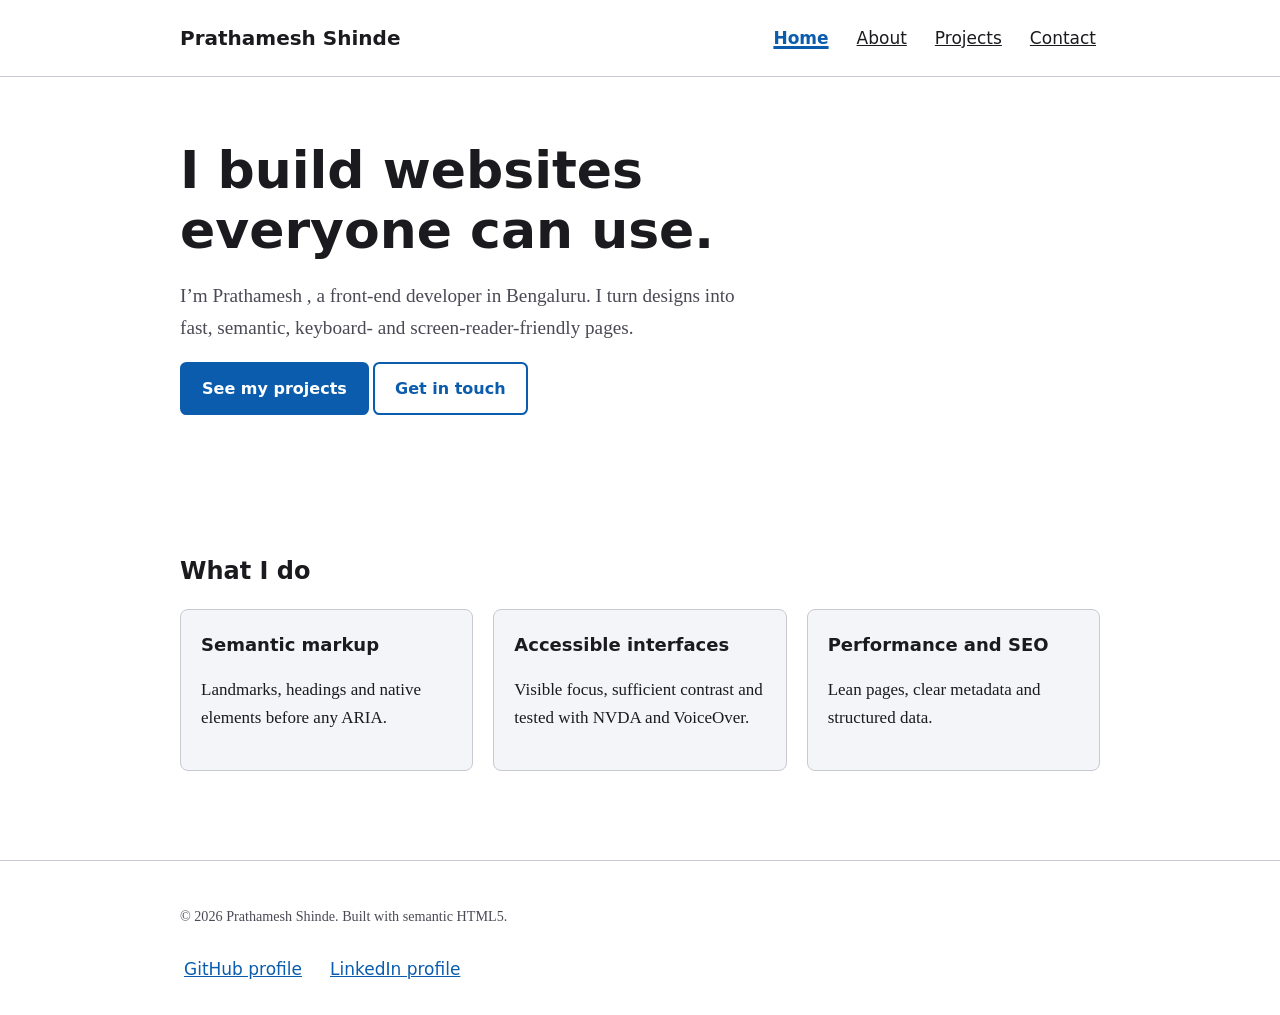
<file: index.html>
<!DOCTYPE html>
<html lang="en">
<head>
<meta charset="utf-8">
<meta name="viewport" content="width=device-width, initial-scale=1">
<title> Prathamesh Shinde, front-end developer in Bengaluru |  Prathamesh Shinde</title>
<meta name="description" content="Portfolio of  Prathamesh Shinde, a front-end developer building fast, accessible, semantic websites.">
<meta name="author" content=" Prathamesh Shinde">
<meta name="robots" content="index, follow">
<meta name="color-scheme" content="light dark">
<link rel="canonical" href="https://prathamshinde234.github.io/portfolio/index.html">
<meta property="og:type" content="website">
<meta property="og:title" content=" Prathamesh Shinde, front-end developer in Bengaluru">
<meta property="og:description" content="Portfolio of  Prathamesh Shinde, a front-end developer building fast, accessible, semantic websites.">
<meta property="og:url" content="https://prathamshinde234.github.io/portfolio/index.html">
<meta name="twitter:card" content="summary">
<link rel="icon" href="data:image/svg+xml,%3Csvg xmlns='http://www.w3.org/2000/svg' viewBox='0 0 100 100'%3E%3Ctext y='.9em' font-size='90'%3EA%3C/text%3E%3C/svg%3E">
<link rel="stylesheet" href="css/style.css">
<script type="application/ld+json">{"@context":"https://schema.org","@type":"Person","name":" Prathamesh Shinde","jobTitle":"Front-end developer","url":"https://prathamshinde234.github.io/portfolio/"}</script>
</head>
<body>
<a class="skip-link" href="#main">Skip to main content</a>
<header class="site-header">
<div class="wrap bar">
<a class="brand" href="index.html"> Prathamesh Shinde</a>
<nav aria-label="Primary"><ul class="nav-list"><li><a href="index.html" aria-current="page">Home</a></li><li><a href="about.html">About</a></li><li><a href="projects.html">Projects</a></li><li><a href="contact.html">Contact</a></li></ul></nav>
</div>
</header>
<main id="main" tabindex="-1">
<section class="hero wrap" aria-labelledby="h-title">
<h1 id="h-title">I build websites everyone can use.</h1>
<p class="lead">I&rsquo;m Prathamesh , a front-end developer in Bengaluru. I turn designs into fast, semantic, keyboard- and screen-reader-friendly pages.</p>
<p><a class="btn" href="projects.html">See my projects</a> <a class="btn alt" href="contact.html">Get in touch</a></p>
</section>
<section class="wrap" aria-labelledby="h-skills">
<h2 id="h-skills">What I do</h2>
<ul class="grid">
<li><h3>Semantic markup</h3><p>Landmarks, headings and native elements before any ARIA.</p></li>
<li><h3>Accessible interfaces</h3><p>Visible focus, sufficient contrast and tested with NVDA and VoiceOver.</p></li>
<li><h3>Performance and SEO</h3><p>Lean pages, clear metadata and structured data.</p></li>
</ul>
</section>
</main>
<footer class="site-footer">
<div class="wrap">
<p><small>&copy; 2026  Prathamesh Shinde. Built with semantic HTML5.</small></p>
<nav aria-label="Social links"><ul class="nav-list">
<li><a href="https://github.com/prathamshinde234">GitHub profile</a></li>
<li><a href="https://www.linkedin.com/in/prathamshinde234">LinkedIn profile</a></li>
</ul></nav>
</div>
</footer>

</body>
</html>
</file>
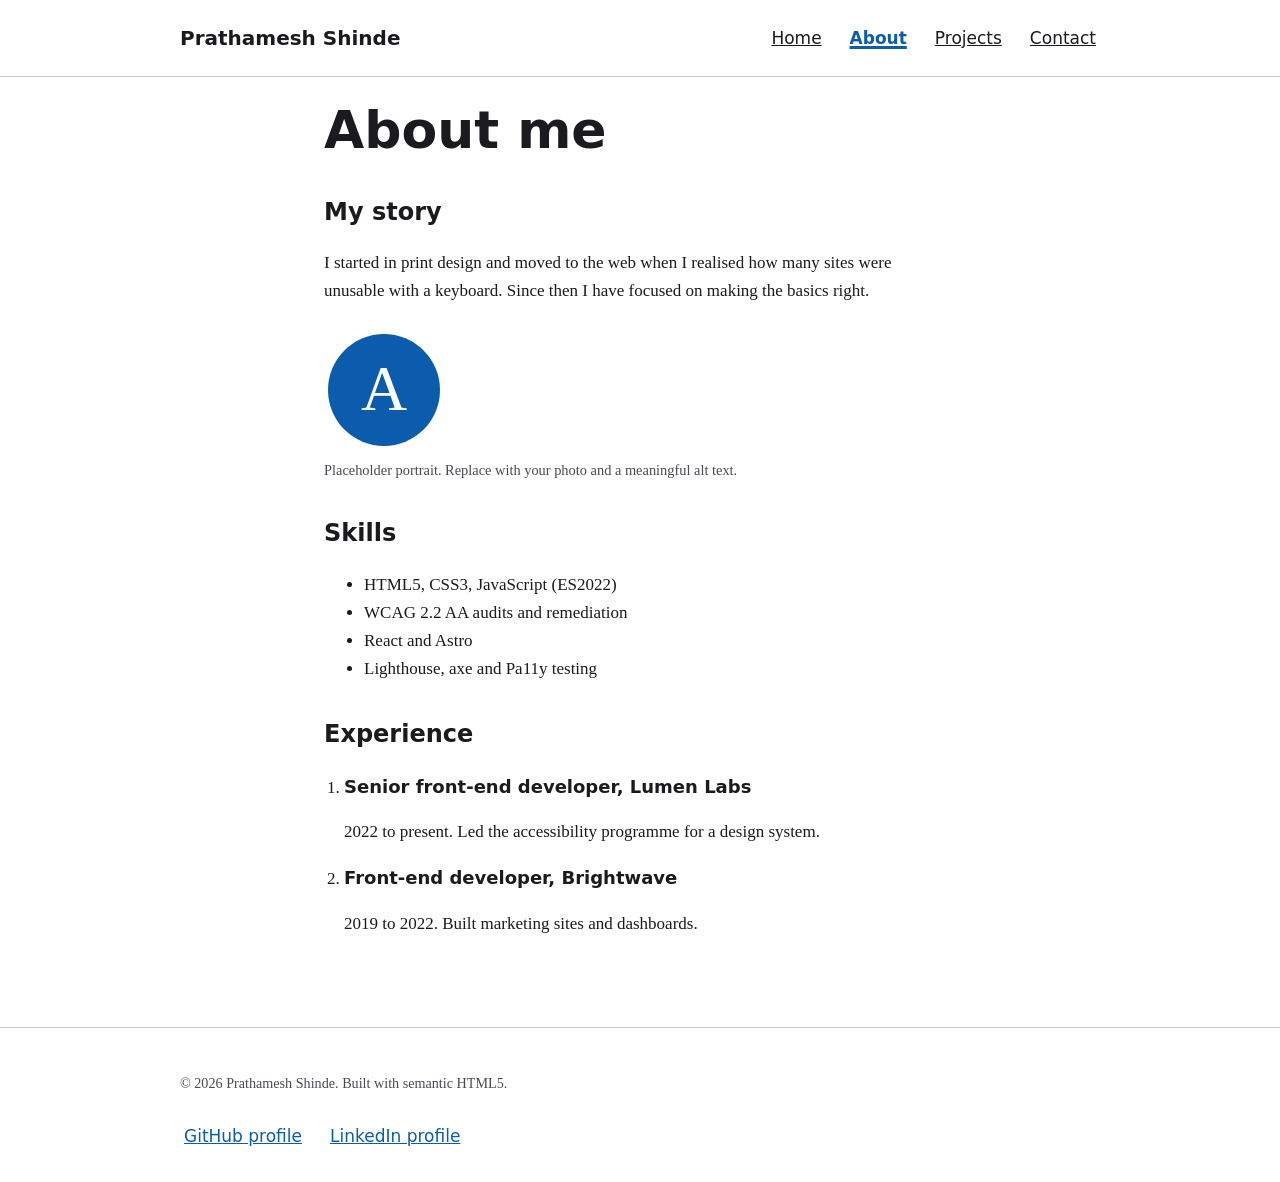
<file: about.html>
<!DOCTYPE html>
<html lang="en">
<head>
<meta charset="utf-8">
<meta name="viewport" content="width=device-width, initial-scale=1">
<title>About Prathamesh Shinde| Prathamesh Shinde</title>
<meta name="description" content="Learn about Prathamesh Shinde, her accessibility-first approach to front-end development, skills and experience.">
<meta name="author" content="Prathamesh Shinde">
<meta name="robots" content="index, follow">
<meta name="color-scheme" content="light dark">
<link rel="canonical" href="https://prathamshinde234.github.io/portfolio/about.html">
<meta property="og:type" content="website">
<meta property="og:title" content="About Prathamesh Shinde">
<meta property="og:description" content="Learn about Prathamesh Shinde, her accessibility-first approach to front-end development, skills and experience.">
<meta property="og:url" content="https://prathamshinde234.github.io/portfolio/about.html">
<meta name="twitter:card" content="summary">
<link rel="icon" href="data:image/svg+xml,%3Csvg xmlns='http://www.w3.org/2000/svg' viewBox='0 0 100 100'%3E%3Ctext y='.9em' font-size='90'%3EA%3C/text%3E%3C/svg%3E">
<link rel="stylesheet" href="css/style.css">
<script type="application/ld+json">{"@context":"https://schema.org","@type":"Person","name":"Prathamesh Shinde","jobTitle":"Front-end developer","url":"https://prathamshinde234.github.io/portfolio/"}</script>
</head>
<body>
<a class="skip-link" href="#main">Skip to main content</a>
<header class="site-header">
<div class="wrap bar">
<a class="brand" href="index.html">Prathamesh Shinde</a>
<nav aria-label="Primary"><ul class="nav-list"><li><a href="index.html">Home</a></li><li><a href="about.html" aria-current="page">About</a></li><li><a href="projects.html">Projects</a></li><li><a href="contact.html">Contact</a></li></ul></nav>
</div>
</header>
<main id="main" tabindex="-1">
<div class="wrap prose">
<h1>About me</h1>
<article aria-labelledby="a-story">
<h2 id="a-story">My story</h2>
<p>I started in print design and moved to the web when I realised how many sites were unusable with a keyboard. Since then I have focused on making the basics right.</p>
<figure>
<svg role="img" aria-labelledby="fig-t" viewBox="0 0 120 120" width="120" height="120"><title id="fig-t">Monogram of the letter A in a circle</title><circle cx="60" cy="60" r="56" fill="var(--accent)"/><text x="60" y="80" text-anchor="middle" font-size="64" fill="var(--on-accent)" font-family="Georgia,serif">A</text></svg>
<figcaption>Placeholder portrait. Replace with your photo and a meaningful alt text.</figcaption>
</figure>
</article>
<section aria-labelledby="a-skills">
<h2 id="a-skills">Skills</h2>
<ul><li>HTML5, CSS3, JavaScript (ES2022)</li><li>WCAG 2.2 AA audits and remediation</li><li>React and Astro</li><li>Lighthouse, axe and Pa11y testing</li></ul>
</section>
<section aria-labelledby="a-exp">
<h2 id="a-exp">Experience</h2>
<ol class="timeline">
<li><h3>Senior front-end developer, Lumen Labs</h3><p><time datetime="2022">2022</time> to present. Led the accessibility programme for a design system.</p></li>
<li><h3>Front-end developer, Brightwave</h3><p><time datetime="2019">2019</time> to <time datetime="2022">2022</time>. Built marketing sites and dashboards.</p></li>
</ol>
</section>
</div>
</main>
<footer class="site-footer">
<div class="wrap">
<p><small>&copy; 2026 Prathamesh Shinde. Built with semantic HTML5.</small></p>
<nav aria-label="Social links"><ul class="nav-list">
<li><a href="https://github.com/prathamshinde234">GitHub profile</a></li>
<li><a href="https://www.linkedin.com/in/prathamshinde234">LinkedIn profile</a></li>
</ul></nav>
</div>
</footer>

</body>
</html>
</file>
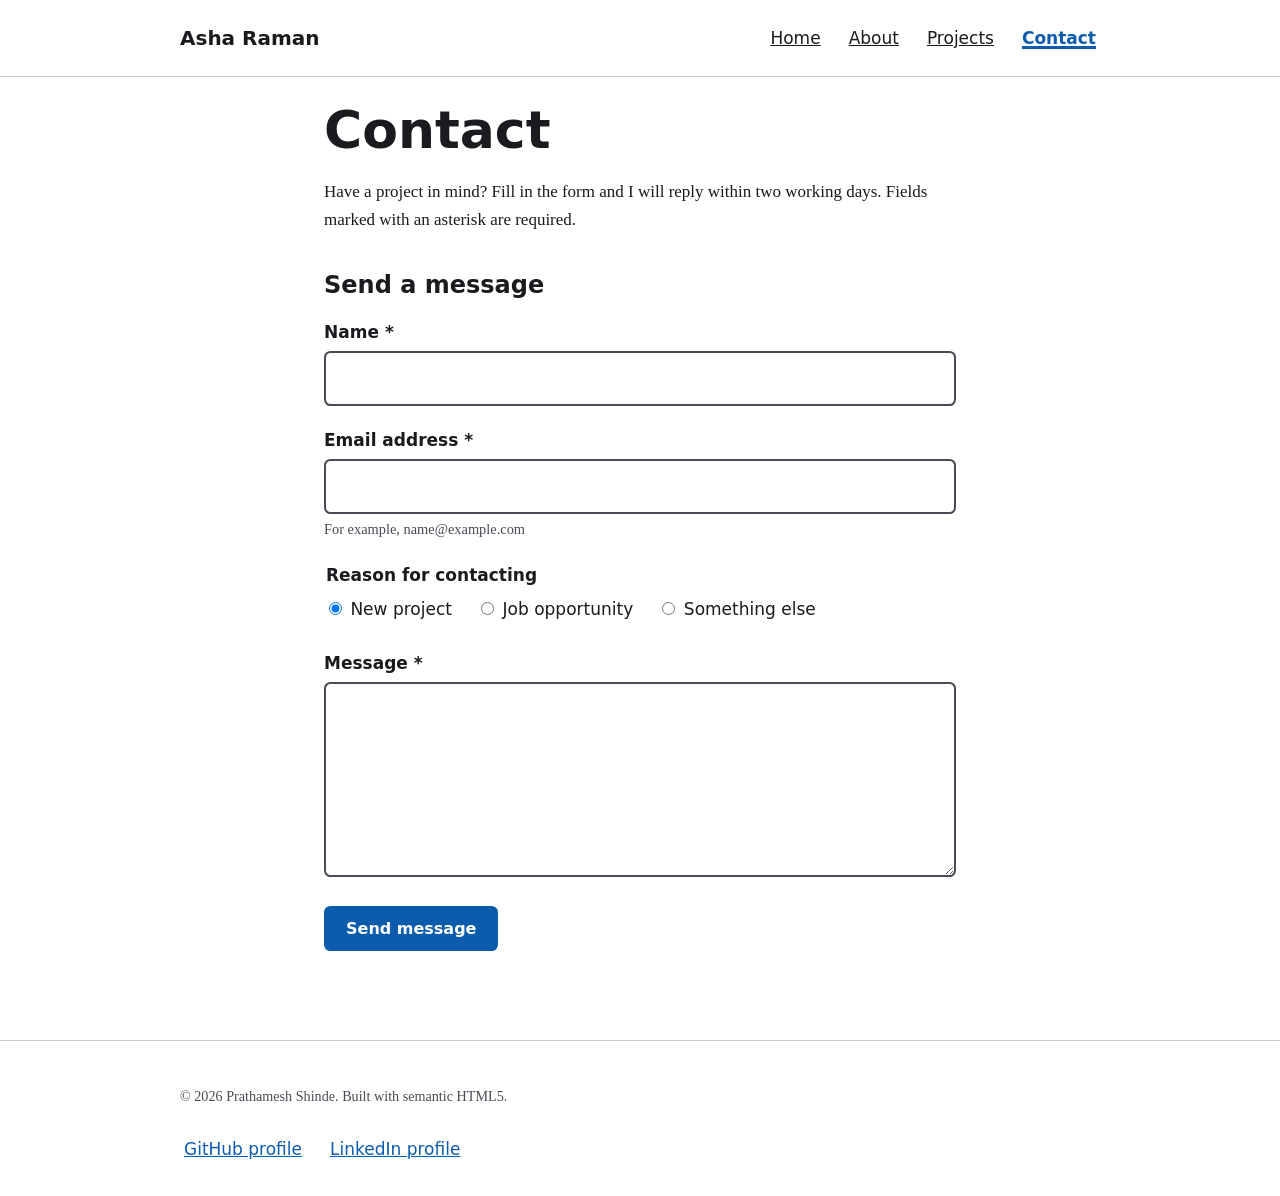
<file: contact.html>
<!DOCTYPE html>
<html lang="en">
<head>
<meta charset="utf-8">
<meta name="viewport" content="width=device-width, initial-scale=1">
<title>Contact Prathamesh Shinde | Prathamesh Shinde</title>
<meta name="description" content="Send Prathamesh Shinde a message about freelance work or collaboration using this accessible contact form.">
<meta name="author" content="Asha Raman">
<meta name="robots" content="index, follow">
<meta name="color-scheme" content="light dark">
<link rel="canonical" href="https://prathamshinde234.github.io/portfolio/contact.html">
<meta property="og:type" content="website">
<meta property="og:title" content="Contact Prathamesh Shinde">
<meta property="og:description" content="Send Prathamesh Shinde a message about freelance work or collaboration using this accessible contact form.">
<meta property="og:url" content="https://prathamshinde234.github.io/portfolio/contact.html">
<meta name="twitter:card" content="summary">
<link rel="icon" href="data:image/svg+xml,%3Csvg xmlns='http://www.w3.org/2000/svg' viewBox='0 0 100 100'%3E%3Ctext y='.9em' font-size='90'%3EA%3C/text%3E%3C/svg%3E">
<link rel="stylesheet" href="css/style.css">
<script type="application/ld+json">{"@context":"https://schema.org","@type":"Person","name":"Asha Raman","jobTitle":"Front-end developer","url":"https://prathamshinde234.github.io/portfolio/"}</script>
</head>
<body>
<a class="skip-link" href="#main">Skip to main content</a>
<header class="site-header">
<div class="wrap bar">
<a class="brand" href="index.html">Asha Raman</a>
<nav aria-label="Primary"><ul class="nav-list"><li><a href="index.html">Home</a></li><li><a href="about.html">About</a></li><li><a href="projects.html">Projects</a></li><li><a href="contact.html" aria-current="page">Contact</a></li></ul></nav>
</div>
</header>
<main id="main" tabindex="-1">
<div class="wrap prose">
<h1>Contact</h1>
<p>Have a project in mind? Fill in the form and I will reply within two working days. Fields marked with an asterisk are required.</p>
<form id="contact-form" action="https://formspree.io/f/moedpbqp" method="post" novalidate aria-labelledby="f-title">
<h2 id="f-title">Send a message</h2>
<div id="error-summary" class="error-summary" role="alert" tabindex="-1" hidden></div>
<div class="field"><label for="name">Name <span aria-hidden="true">*</span></label>
<input id="name" name="name" type="text" autocomplete="name" required aria-describedby="name-err"><p class="error" id="name-err"></p></div>
<div class="field"><label for="email">Email address <span aria-hidden="true">*</span></label>
<input id="email" name="email" type="email" autocomplete="email" required aria-describedby="email-hint email-err"><p class="hint" id="email-hint">For example, name@example.com</p><p class="error" id="email-err"></p></div>
<fieldset class="field"><legend>Reason for contacting</legend>
<label class="inline"><input type="radio" name="reason" value="project" checked> New project</label>
<label class="inline"><input type="radio" name="reason" value="job"> Job opportunity</label>
<label class="inline"><input type="radio" name="reason" value="other"> Something else</label></fieldset>
<div class="field"><label for="message">Message <span aria-hidden="true">*</span></label>
<textarea id="message" name="message" rows="6" required aria-describedby="message-err"></textarea><p class="error" id="message-err"></p></div>
<button class="btn" type="submit">Send message</button>
<p id="form-status" role="status" aria-live="polite"></p>
</form>
</div>
</main>
<footer class="site-footer">
<div class="wrap">
<p><small>&copy; 2026 Prathamesh Shinde. Built with semantic HTML5.</small></p>
<nav aria-label="Social links"><ul class="nav-list">
<li><a href="https://github.com/prathamshinde234">GitHub profile</a></li>
<li><a href="https://www.linkedin.com/in/prathamshinde234">LinkedIn profile</a></li>
</ul></nav>
</div>
</footer>
<script src="js/form.js" defer></script>
</body>
</html>
</file>
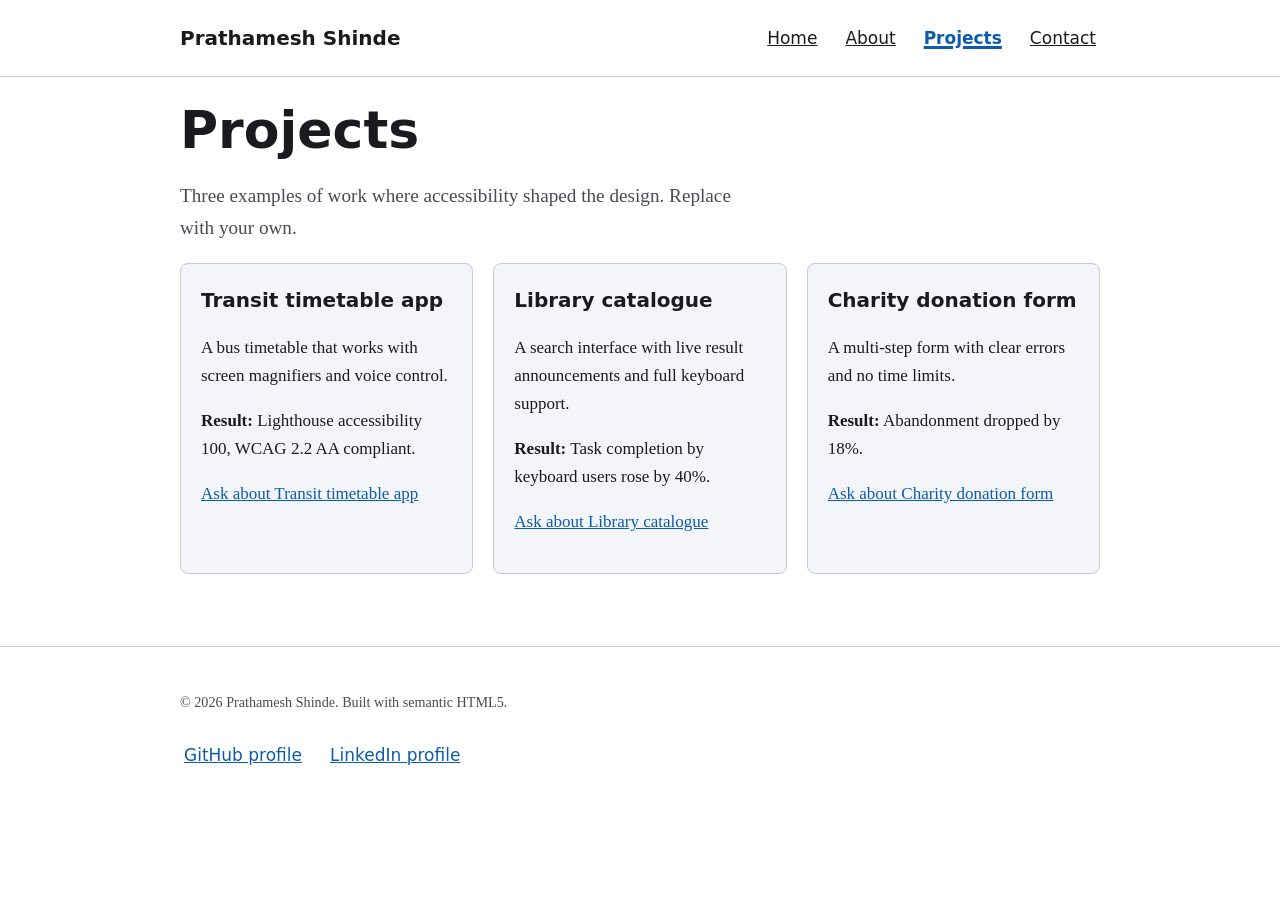
<file: projects.html>
<!DOCTYPE html>
<html lang="en">
<head>
<meta charset="utf-8">
<meta name="viewport" content="width=device-width, initial-scale=1">
<title>Projects by Prathamesh Shinde | Prathamesh Shinde</title>
<meta name="description" content="Selected accessible web projects by Prathamesh Shinde, with the problem, approach and results for each.">
<meta name="author" content="Prathamesh Shinde">
<meta name="robots" content="index, follow">
<meta name="color-scheme" content="light dark">
<link rel="canonical" href="https://prathamshinde234.github.io/portfolio/projects.html">
<meta property="og:type" content="website">
<meta property="og:title" content="Projects by Prathamesh Shinde">
<meta property="og:description" content="Selected accessible web projects by Prathamesh Shinde, with the problem, approach and results for each.">
<meta property="og:url" content="https://prathamshinde234.github.io/portfolio/projects.html">
<meta name="twitter:card" content="summary">
<link rel="icon" href="data:image/svg+xml,%3Csvg xmlns='http://www.w3.org/2000/svg' viewBox='0 0 100 100'%3E%3Ctext y='.9em' font-size='90'%3EA%3C/text%3E%3C/svg%3E">
<link rel="stylesheet" href="css/style.css">
<script type="application/ld+json">{"@context":"https://schema.org","@type":"Person","name":"Prathamesh Shinde","jobTitle":"Front-end developer","url":"https://prathamshinde234.github.io/portfolio/"}</script>
</head>
<body>
<a class="skip-link" href="#main">Skip to main content</a>
<header class="site-header">
<div class="wrap bar">
<a class="brand" href="index.html">Prathamesh Shinde</a>
<nav aria-label="Primary"><ul class="nav-list"><li><a href="index.html">Home</a></li><li><a href="about.html">About</a></li><li><a href="projects.html" aria-current="page">Projects</a></li><li><a href="contact.html">Contact</a></li></ul></nav>
</div>
</header>
<main id="main" tabindex="-1">
<div class="wrap">
<h1>Projects</h1>
<p class="lead">Three examples of work where accessibility shaped the design. Replace with your own.</p>
<div class="grid"><article class="card"><h2>Transit timetable app</h2><p>A bus timetable that works with screen magnifiers and voice control.</p><p><strong>Result:</strong> Lighthouse accessibility 100, WCAG 2.2 AA compliant.</p><p><a href="contact.html">Ask about Transit timetable app</a></p></article><article class="card"><h2>Library catalogue</h2><p>A search interface with live result announcements and full keyboard support.</p><p><strong>Result:</strong> Task completion by keyboard users rose by 40%.</p><p><a href="contact.html">Ask about Library catalogue</a></p></article><article class="card"><h2>Charity donation form</h2><p>A multi-step form with clear errors and no time limits.</p><p><strong>Result:</strong> Abandonment dropped by 18%.</p><p><a href="contact.html">Ask about Charity donation form</a></p></article></div></div>
</main>
<footer class="site-footer">
<div class="wrap">
<p><small>&copy; 2026 Prathamesh Shinde. Built with semantic HTML5.</small></p>
<nav aria-label="Social links"><ul class="nav-list">
<li><a href="https://github.com/prathamshinde234">GitHub profile</a></li>
<li><a href="https://www.linkedin.com/in/prathamshinde234">LinkedIn profile</a></li>
</ul></nav>
</div>
</footer>

</body>
</html>
</file>
<file: css/style.css>
:root{--bg:#fff;--fg:#1b1b1f;--muted:#4a4a55;--accent:#0b5cad;--on-accent:#fff;--line:#c9c9d2;--card:#f4f5f8;--err:#b00020;color-scheme:light dark}
@media (prefers-color-scheme:dark){:root{--bg:#121316;--fg:#f1f1f4;--muted:#c3c3cc;--accent:#8ab4f8;--on-accent:#0d1b2e;--line:#3a3b44;--card:#1c1d22;--err:#ff8a9b}}
*,*::before,*::after{box-sizing:border-box}
html{scroll-padding-top:5rem}
body{margin:0;background:var(--bg);color:var(--fg);font:1.0625rem/1.65 Georgia,"Times New Roman",serif}
h1,h2,h3,.brand,.btn,label,legend,nav{font-family:system-ui,-apple-system,"Segoe UI",sans-serif}
h1{font-size:clamp(2rem,5vw,3.25rem);line-height:1.15;margin:0 0 1rem;max-width:20ch}
h2{font-size:1.5rem;margin:2rem 0 .75rem}h3{font-size:1.125rem;margin:0 0 .25rem}
.wrap{max-width:60rem;margin:0 auto;padding:1.5rem 1.25rem}
.prose{max-width:42rem}.lead{font-size:1.2rem;color:var(--muted);max-width:60ch}
a{color:var(--accent)}a:hover{text-decoration-thickness:3px}
:focus-visible{outline:3px solid var(--accent);outline-offset:3px}
main:focus{outline:none}
.skip-link{position:absolute;left:1rem;top:-4rem;background:var(--accent);color:var(--on-accent);padding:.6rem 1rem;z-index:10;font-family:system-ui,sans-serif}
.skip-link:focus{top:1rem}
.site-header{border-bottom:1px solid var(--line)}
.bar{display:flex;flex-wrap:wrap;gap:1rem;align-items:center;justify-content:space-between;padding-block:1rem}
.brand{font-weight:700;font-size:1.25rem;color:var(--fg);text-decoration:none}
.nav-list{display:flex;flex-wrap:wrap;gap:.25rem 1.25rem;list-style:none;margin:0;padding:0}
.nav-list a{display:inline-block;padding:.5rem .25rem;color:var(--fg)}
.nav-list a[aria-current="page"]{color:var(--accent);font-weight:700;text-decoration-thickness:3px}
.hero{padding-block:4rem}
.btn{display:inline-block;background:var(--accent);color:var(--on-accent);border:2px solid var(--accent);padding:.7rem 1.25rem;border-radius:.4rem;font-size:1rem;font-weight:600;text-decoration:none;cursor:pointer;min-height:44px}
.btn.alt{background:transparent;color:var(--accent)}.btn:hover{filter:brightness(1.1)}
.grid{display:grid;grid-template-columns:repeat(auto-fit,minmax(15rem,1fr));gap:1.25rem;list-style:none;padding:0}
.grid>li,.card{background:var(--card);border:1px solid var(--line);border-radius:.5rem;padding:1.25rem}
.card h2{margin-top:0;font-size:1.25rem}
.timeline{padding-left:1.25rem}
figure{margin:1.5rem 0}figcaption{color:var(--muted);font-size:.9rem}
.field{margin:0 0 1.25rem;border:0;padding:0}
label,legend{display:block;font-weight:600;margin-bottom:.35rem}
label.inline{display:inline-block;font-weight:400;margin-right:1.25rem}
input[type=text],input[type=email],textarea{width:100%;padding:.7rem;font:inherit;color:var(--fg);background:var(--bg);border:2px solid var(--muted);border-radius:.4rem}
input[aria-invalid=true],textarea[aria-invalid=true]{border-color:var(--err)}
.hint{margin:.25rem 0 0;font-size:.9rem;color:var(--muted)}
.error{margin:.25rem 0 0;font-size:.95rem;color:var(--err);font-weight:600}
.error-summary{border:2px solid var(--err);padding:1rem;border-radius:.4rem;margin-bottom:1.5rem;font-family:system-ui,sans-serif}
.error-summary[hidden]{display:none}
.site-footer{border-top:1px solid var(--line);margin-top:3rem;color:var(--muted)}
.site-footer a{color:var(--accent)}
@media (prefers-reduced-motion:reduce){*{animation:none!important;transition:none!important;scroll-behavior:auto!important}}
</file>
